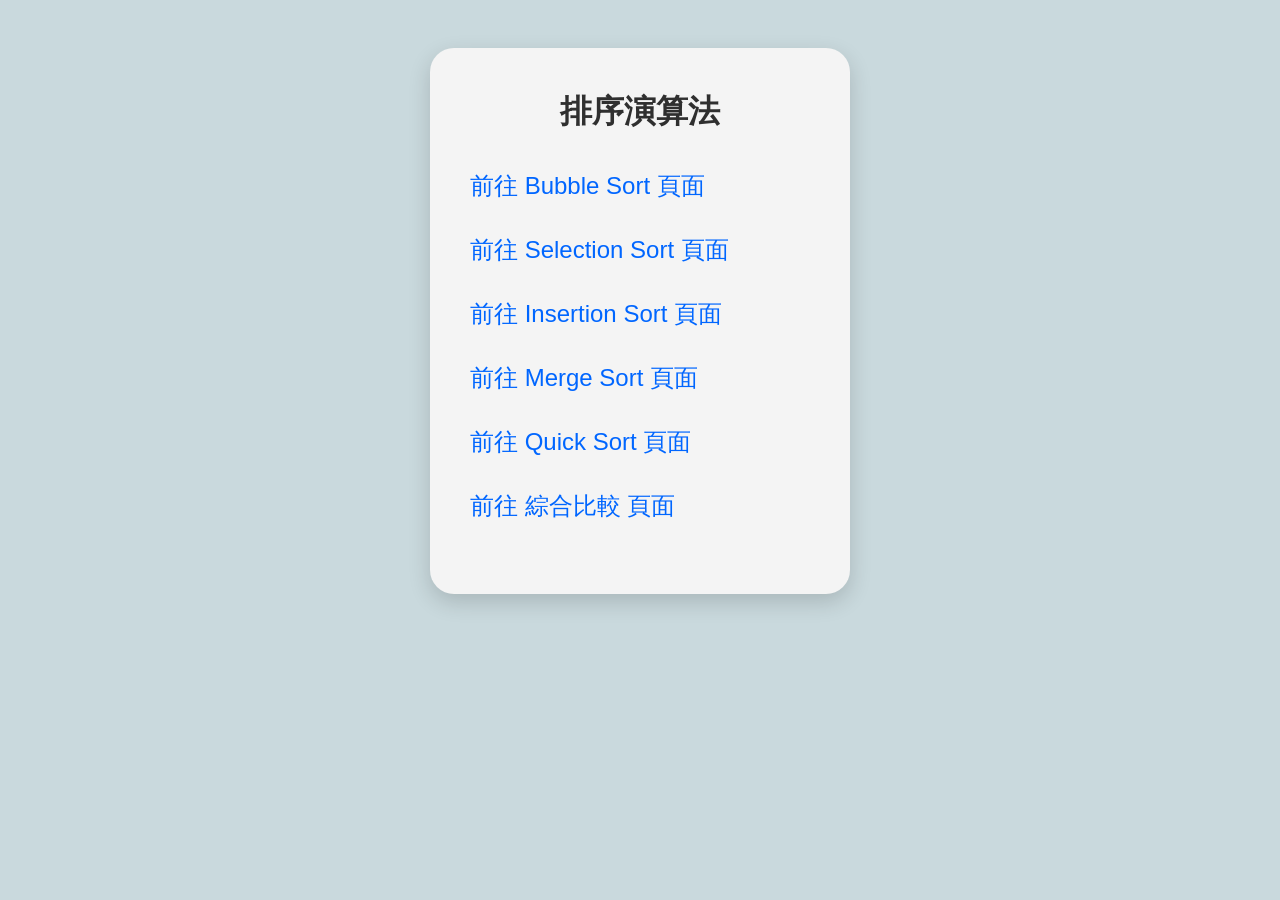
<file: index.html>
<!DOCTYPE html>
<html lang="zh-Hant">
<head>
  <meta charset="UTF-8" />
  <meta name="viewport" content="width=device-width, initial-scale=1.0" />
  <title>排序演算法</title>
  <style>
    * {
      box-sizing: border-box;
    }

    body {
      margin: 0;
      font-family: "Microsoft JhengHei", Arial, sans-serif;
      background: #c9d9dd;
    }

    .home-card {
      width: 420px;
      margin: 48px auto;
      background: #f4f4f4;
      border-radius: 24px;
      padding: 42px 40px;
      box-shadow: 0 8px 22px rgba(0, 0, 0, 0.16);
    }

    .home-card h1 {
      text-align: center;
      font-size: 32px;
      color: #2f2f2f;
      margin: 0 0 34px;
    }

    .home-card a {
      display: block;
      color: #0066ff;
      text-decoration: none;
      font-size: 24px;
      margin: 28px 0;
      line-height: 1.5;
    }

    .home-card a:hover {
      text-decoration: underline;
    }

    @media (max-width: 520px) {
      .home-card {
        width: 88%;
        padding: 32px 26px;
      }

      .home-card h1 {
        font-size: 28px;
      }

      .home-card a {
        font-size: 21px;
      }
    }
  </style>
</head>
<body>
  <div class="home-card">
    <h1>排序演算法</h1>

    <a href="bubble.html">前往 Bubble Sort 頁面</a>
    <a href="selection.html">前往 Selection Sort 頁面</a>
    <a href="insertion.html">前往 Insertion Sort 頁面</a>
    <a href="merge.html">前往 Merge Sort 頁面</a>
    <a href="quick.html">前往 Quick Sort 頁面</a>
    <a href="compare.html">前往 綜合比較 頁面</a>
  </div>
</body>
</html>
</file>
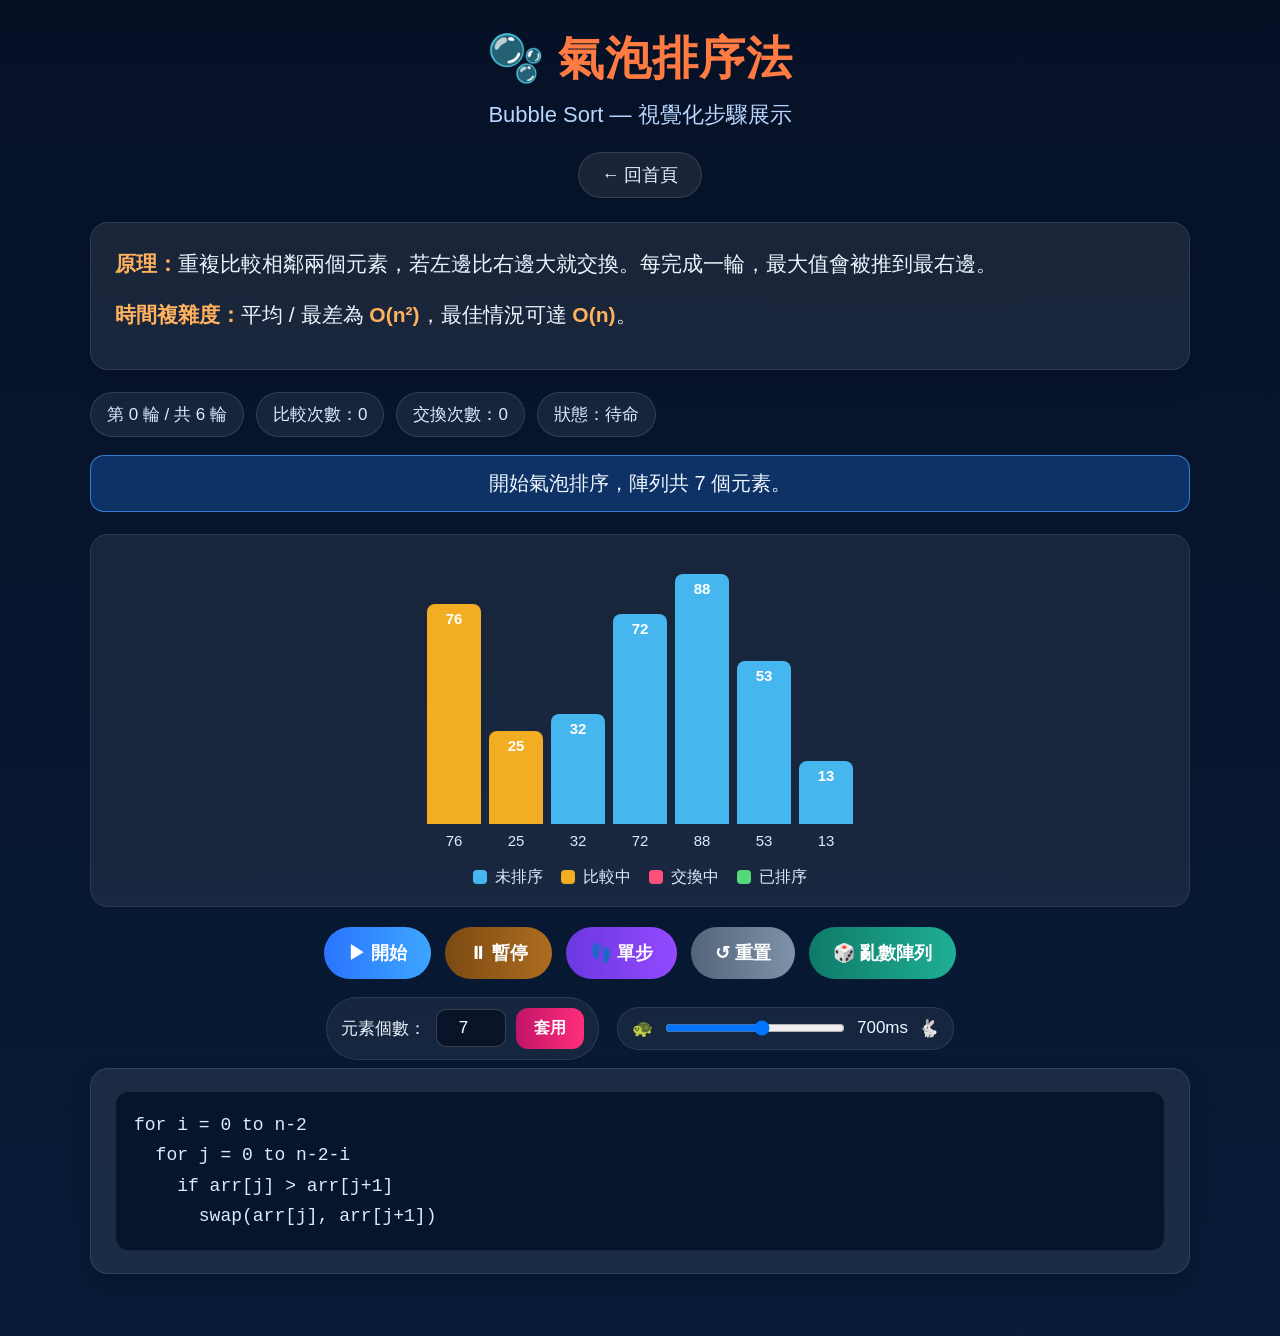
<file: bubble.html>
<!DOCTYPE html>
<html lang="zh-Hant">
<head>
  <meta charset="UTF-8" />
  <meta name="viewport" content="width=device-width, initial-scale=1.0" />
  <title>氣泡排序法</title>
  <link rel="stylesheet" href="style.css" />
</head>
<body>
  <div class="container">
    <div class="title-area">
      <h1>🫧 氣泡排序法</h1>
      <p>Bubble Sort — 視覺化步驟展示</p>
    </div>

    <div class="back-home"><a href="index.html">← 回首頁</a></div>

    <div class="card">
      <p><span class="highlight">原理：</span>重複比較相鄰兩個元素，若左邊比右邊大就交換。每完成一輪，最大值會被推到最右邊。</p>
      <p><span class="highlight">時間複雜度：</span>平均 / 最差為 <span class="highlight">O(n²)</span>，最佳情況可達 <span class="highlight">O(n)</span>。</p>
    </div>

    <div class="info-row">
      <div class="badge" id="passInfo">第 0 輪 / 共 0 輪</div>
      <div class="badge" id="compareInfo">比較次數：0</div>
      <div class="badge" id="swapInfo">交換次數：0</div>
      <div class="badge" id="stateInfo">狀態：待命</div>
    </div>

    <div class="status-box" id="statusText">按下「開始」來執行氣泡排序。</div>

    <div class="visual-box">
      <div class="bars" id="bars"></div>
      <div class="legend">
        <div class="legend-item"><span class="dot unsorted"></span>未排序</div>
        <div class="legend-item"><span class="dot scan"></span>比較中</div>
        <div class="legend-item"><span class="dot swap"></span>交換中</div>
        <div class="legend-item"><span class="dot sorted"></span>已排序</div>
      </div>
    </div>

    <div class="controls">
      <button class="btn-start" id="startBtn">▶ 開始</button>
      <button class="btn-pause" id="pauseBtn">⏸ 暫停</button>
      <button class="btn-step" id="stepBtn">👣 單步</button>
      <button class="btn-reset" id="resetBtn">↺ 重置</button>
      <button class="btn-shuffle" id="shuffleBtn">🎲 亂數陣列</button>
    </div>

    <div class="bottom-controls">
      <div class="control-group">
        <span>元素個數：</span>
        <input type="number" id="sizeInput" min="5" max="20" value="7" />
        <button class="apply-btn" id="applySizeBtn">套用</button>
      </div>

      <div class="control-group">
        <span>🐢</span>
        <input type="range" id="speedSlider" min="100" max="1200" step="50" value="700" />
        <span id="speedLabel">700ms</span>
        <span>🐇</span>
      </div>
    </div>

    <div class="card">
      <pre><code>for i = 0 to n-2
  for j = 0 to n-2-i
    if arr[j] > arr[j+1]
      swap(arr[j], arr[j+1])</code></pre>
    </div>
  </div>

  <script>
    const barsEl = document.getElementById("bars");
    const statusText = document.getElementById("statusText");
    const passInfo = document.getElementById("passInfo");
    const compareInfo = document.getElementById("compareInfo");
    const swapInfo = document.getElementById("swapInfo");
    const stateInfo = document.getElementById("stateInfo");

    const startBtn = document.getElementById("startBtn");
    const pauseBtn = document.getElementById("pauseBtn");
    const stepBtn = document.getElementById("stepBtn");
    const resetBtn = document.getElementById("resetBtn");
    const shuffleBtn = document.getElementById("shuffleBtn");
    const applySizeBtn = document.getElementById("applySizeBtn");

    const sizeInput = document.getElementById("sizeInput");
    const speedSlider = document.getElementById("speedSlider");
    const speedLabel = document.getElementById("speedLabel");

    let arr = [];
    let originalArr = [];
    let i = 0, j = 0;
    let compareCount = 0, swapCount = 0;
    let isRunning = false, isPaused = false, finished = false;

    function randomArray(size) {
      return Array.from({ length: size }, () => Math.floor(Math.random() * 90) + 10);
    }

    function initArray(size = 7) {
      arr = randomArray(size);
      originalArr = [...arr];
      resetState();
      renderBars();
      updateInfo();
      statusText.textContent = `開始氣泡排序，陣列共 ${arr.length} 個元素。`;
    }

    function resetState() {
      i = 0; j = 0;
      compareCount = 0; swapCount = 0;
      isRunning = false; isPaused = false; finished = false;
    }

    function resetToOriginal() {
      arr = [...originalArr];
      resetState();
      renderBars();
      updateInfo();
      statusText.textContent = "已重置回原始陣列。";
    }

    function speed() { return Number(speedSlider.value); }
    speedSlider.addEventListener("input", () => speedLabel.textContent = `${speed()}ms`);

    function getClass(idx, swapA = -1, swapB = -1) {
      if (idx >= arr.length - i && !finished) return "sorted";
      if (finished) return "sorted";
      if (idx === swapA || idx === swapB) return "swap";
      if (idx === j || idx === j + 1) return "scan";
      return "unsorted";
    }

    function renderBars(swapA = -1, swapB = -1) {
      barsEl.innerHTML = "";
      const maxVal = Math.max(...arr);
      arr.forEach((v, idx) => {
        const wrap = document.createElement("div");
        wrap.className = "bar-wrap";
        const bar = document.createElement("div");
        bar.className = `bar ${getClass(idx, swapA, swapB)}`;
        bar.style.height = `${(v / maxVal) * 220 + 30}px`;
        bar.textContent = v;
        const label = document.createElement("div");
        label.className = "bar-label";
        label.textContent = v;
        wrap.appendChild(bar);
        wrap.appendChild(label);
        barsEl.appendChild(wrap);
      });
    }

    function updateInfo() {
      const totalPass = Math.max(arr.length - 1, 0);
      passInfo.textContent = `第 ${Math.min(i, totalPass)} 輪 / 共 ${totalPass} 輪`;
      compareInfo.textContent = `比較次數：${compareCount}`;
      swapInfo.textContent = `交換次數：${swapCount}`;
      stateInfo.textContent = finished ? "狀態：完成" : isRunning && !isPaused ? "狀態：執行中" : isPaused ? "狀態：暫停" : "狀態：待命";
    }

    function sleep(ms) {
      return new Promise(resolve => setTimeout(resolve, ms));
    }

    async function oneStep(showDelay = true) {
      if (finished) return false;

      if (i >= arr.length - 1) {
        finished = true;
        renderBars();
        updateInfo();
        statusText.textContent = "排序完成。";
        return false;
      }

      if (j >= arr.length - 1 - i) {
        statusText.textContent = `第 ${i} 輪完成，最大值已移到右側。`;
        i++;
        j = 0;
        renderBars();
        updateInfo();
        if (showDelay) await sleep(speed());
        if (i >= arr.length - 1) {
          finished = true;
          renderBars();
          updateInfo();
          statusText.textContent = "排序完成。";
          return false;
        }
      }

      compareCount++;
      statusText.textContent = `比較 arr[${j}] = ${arr[j]} 與 arr[${j + 1}] = ${arr[j + 1]}。`;
      renderBars();
      updateInfo();
      if (showDelay) await sleep(speed());

      if (arr[j] > arr[j + 1]) {
        statusText.textContent = `${arr[j]} > ${arr[j + 1]}，交換這兩個元素。`;
        renderBars(j, j + 1);
        updateInfo();
        if (showDelay) await sleep(speed());

        [arr[j], arr[j + 1]] = [arr[j + 1], arr[j]];
        swapCount++;
        renderBars(j, j + 1);
        updateInfo();
        if (showDelay) await sleep(speed());
      }

      j++;
      renderBars();
      updateInfo();
      return true;
    }

    async function runSort() {
      if (finished) return;
      isRunning = true;
      isPaused = false;
      updateInfo();

      while (isRunning && !isPaused && !finished) {
        const ok = await oneStep(true);
        if (!ok) break;
      }

      isRunning = false;
      updateInfo();
    }

    startBtn.addEventListener("click", async () => {
      if (finished || (isRunning && !isPaused)) return;
      isPaused = false;
      await runSort();
    });

    pauseBtn.addEventListener("click", () => {
      isPaused = true;
      isRunning = false;
      updateInfo();
      statusText.textContent = "已暫停。";
    });

    stepBtn.addEventListener("click", async () => {
      if (finished) return;
      isPaused = true;
      isRunning = false;
      await oneStep(false);
      updateInfo();
    });

    resetBtn.addEventListener("click", resetToOriginal);

    shuffleBtn.addEventListener("click", () => {
      const size = Math.min(20, Math.max(5, Number(sizeInput.value) || 7));
      sizeInput.value = size;
      initArray(size);
    });

    applySizeBtn.addEventListener("click", () => {
      const size = Math.min(20, Math.max(5, Number(sizeInput.value) || 7));
      sizeInput.value = size;
      initArray(size);
    });

    initArray(7);
    speedLabel.textContent = `${speed()}ms`;
  </script>
</body>
</html>
</file>
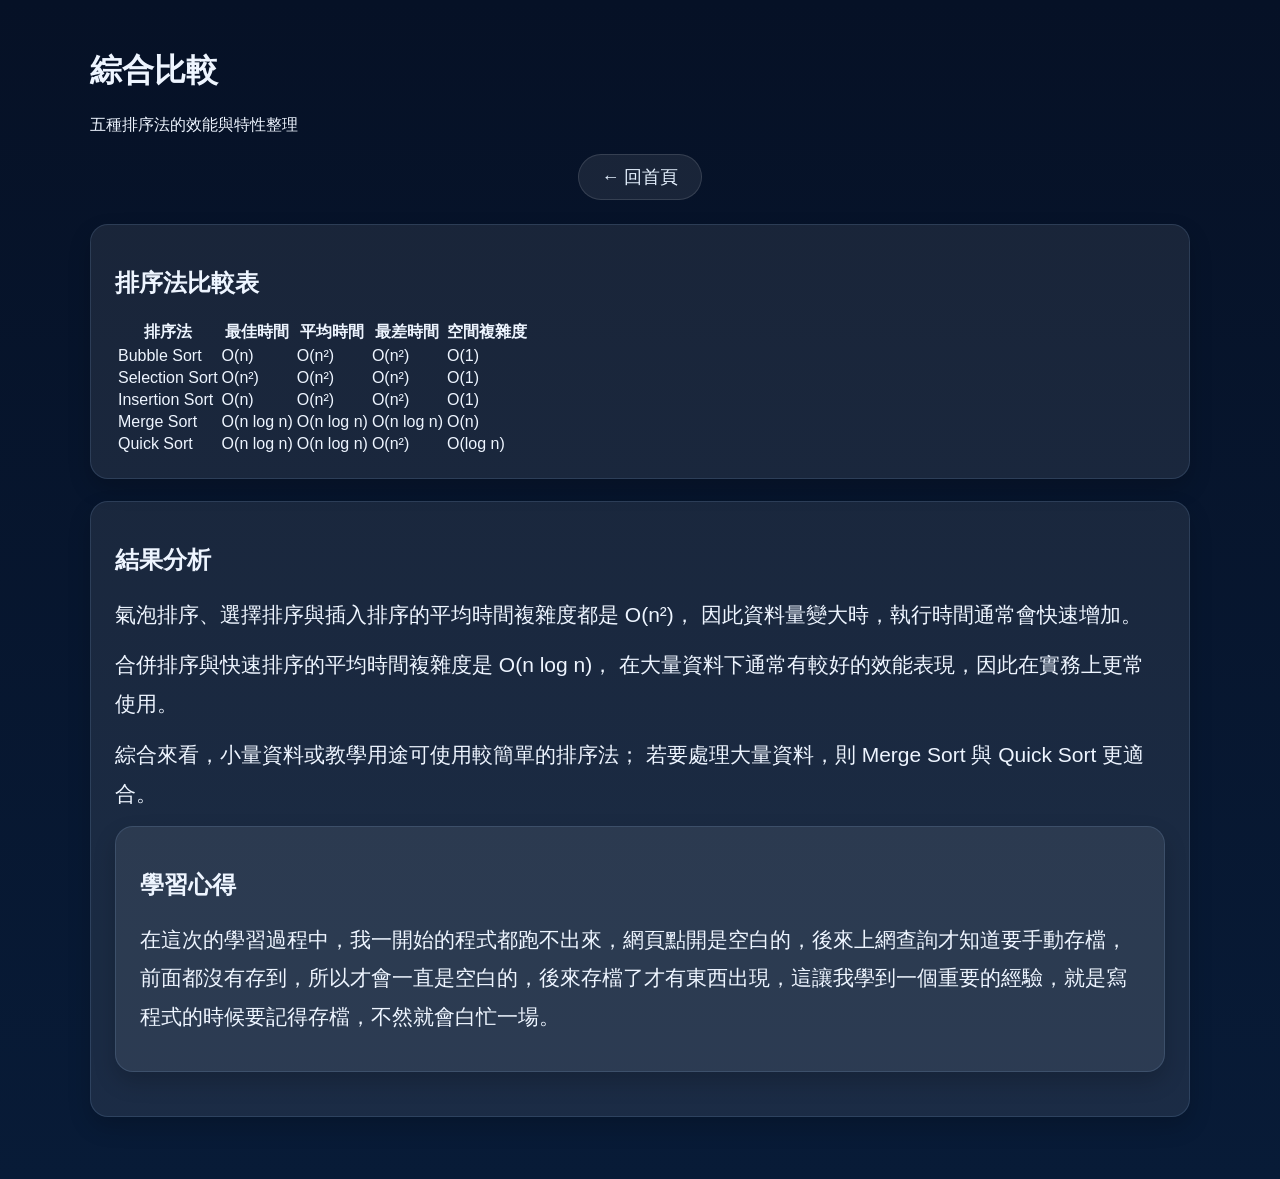
<file: compare.html>
<!DOCTYPE html>
<html lang="zh-Hant">
<head>
  <meta charset="UTF-8">
  <title>綜合比較</title>
  <link rel="stylesheet" href="style.css">
</head>
<body class="dark-body">
  <div class="container">
    <div class="page-title">
      <h1>綜合比較</h1>
      <p>五種排序法的效能與特性整理</p>
    </div>

    <div class="back-home">
      <a href="index.html">← 回首頁</a>
    </div>

    <div class="card">
      <h2>排序法比較表</h2>
      <table>
        <tr>
          <th>排序法</th>
          <th>最佳時間</th>
          <th>平均時間</th>
          <th>最差時間</th>
          <th>空間複雜度</th>
        </tr>
        <tr>
          <td>Bubble Sort</td>
          <td>O(n)</td>
          <td>O(n²)</td>
          <td>O(n²)</td>
          <td>O(1)</td>
        </tr>
        <tr>
          <td>Selection Sort</td>
          <td>O(n²)</td>
          <td>O(n²)</td>
          <td>O(n²)</td>
          <td>O(1)</td>
        </tr>
        <tr>
          <td>Insertion Sort</td>
          <td>O(n)</td>
          <td>O(n²)</td>
          <td>O(n²)</td>
          <td>O(1)</td>
        </tr>
        <tr>
          <td>Merge Sort</td>
          <td>O(n log n)</td>
          <td>O(n log n)</td>
          <td>O(n log n)</td>
          <td>O(n)</td>
        </tr>
        <tr>
          <td>Quick Sort</td>
          <td>O(n log n)</td>
          <td>O(n log n)</td>
          <td>O(n²)</td>
          <td>O(log n)</td>
        </tr>
      </table>
    </div>

    <div class="card">
      <h2>結果分析</h2>
      <p>
        氣泡排序、選擇排序與插入排序的平均時間複雜度都是 O(n²)，
        因此資料量變大時，執行時間通常會快速增加。
      </p>
      <p>
        合併排序與快速排序的平均時間複雜度是 O(n log n)，
        在大量資料下通常有較好的效能表現，因此在實務上更常使用。
      </p>
      <p>
        綜合來看，小量資料或教學用途可使用較簡單的排序法；
        若要處理大量資料，則 Merge Sort 與 Quick Sort 更適合。
      </p>
       <div class="card">
      <h2>學習心得</h2>
      <p>
        在這次的學習過程中，我一開始的程式都跑不出來，網頁點開是空白的，後來上網查詢才知道要手動存檔，前面都沒有存到，所以才會一直是空白的，後來存檔了才有東西出現，這讓我學到一個重要的經驗，就是寫程式的時候要記得存檔，不然就會白忙一場。
      </p>
    </div>
  </div>
</body>
</html>
</file>
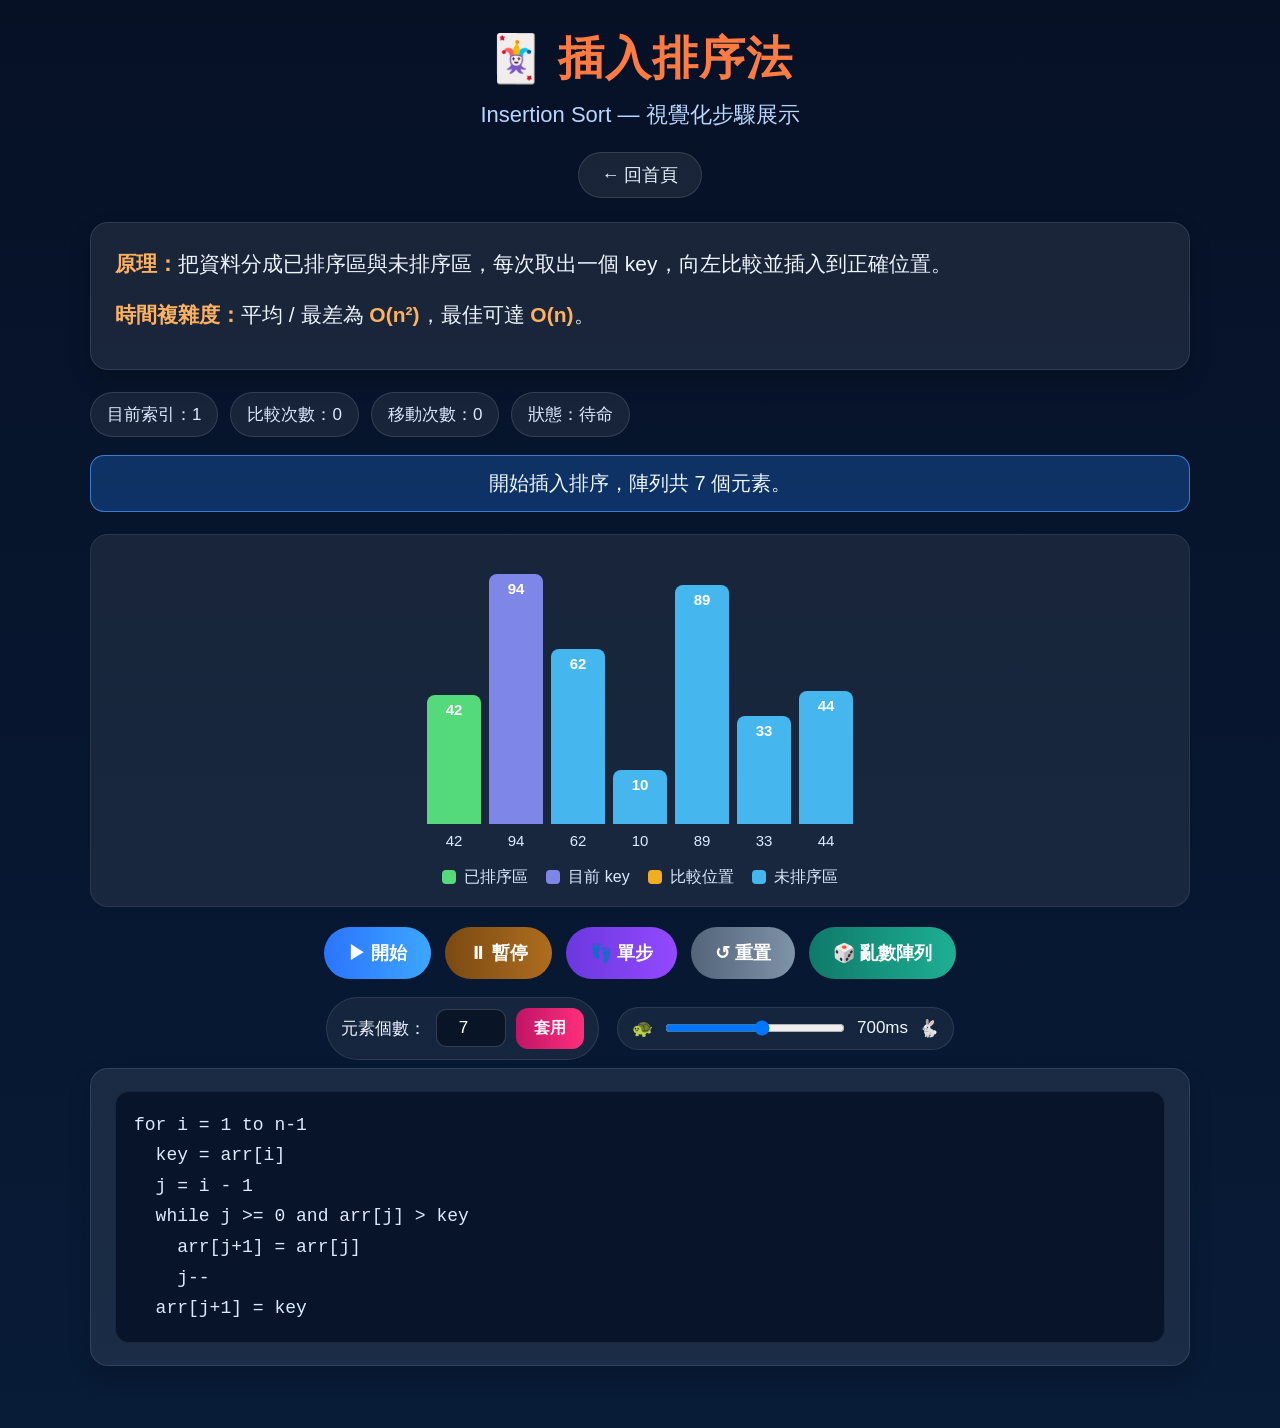
<file: insertion.html>
<!DOCTYPE html>
<html lang="zh-Hant">
<head>
  <meta charset="UTF-8" />
  <meta name="viewport" content="width=device-width, initial-scale=1.0" />
  <title>插入排序法</title>
  <link rel="stylesheet" href="style.css" />
</head>
<body>
  <div class="container">
    <div class="title-area">
      <h1>🃏 插入排序法</h1>
      <p>Insertion Sort — 視覺化步驟展示</p>
    </div>

    <div class="back-home"><a href="index.html">← 回首頁</a></div>

    <div class="card">
      <p><span class="highlight">原理：</span>把資料分成已排序區與未排序區，每次取出一個 key，向左比較並插入到正確位置。</p>
      <p><span class="highlight">時間複雜度：</span>平均 / 最差為 <span class="highlight">O(n²)</span>，最佳可達 <span class="highlight">O(n)</span>。</p>
    </div>

    <div class="info-row">
      <div class="badge" id="passInfo">目前索引：1</div>
      <div class="badge" id="compareInfo">比較次數：0</div>
      <div class="badge" id="swapInfo">移動次數：0</div>
      <div class="badge" id="stateInfo">狀態：待命</div>
    </div>

    <div class="status-box" id="statusText">按下「開始」來執行插入排序。</div>

    <div class="visual-box">
      <div class="bars" id="bars"></div>
      <div class="legend">
        <div class="legend-item"><span class="dot sorted"></span>已排序區</div>
        <div class="legend-item"><span class="dot current"></span>目前 key</div>
        <div class="legend-item"><span class="dot scan"></span>比較位置</div>
        <div class="legend-item"><span class="dot unsorted"></span>未排序區</div>
      </div>
    </div>

    <div class="controls">
      <button class="btn-start" id="startBtn">▶ 開始</button>
      <button class="btn-pause" id="pauseBtn">⏸ 暫停</button>
      <button class="btn-step" id="stepBtn">👣 單步</button>
      <button class="btn-reset" id="resetBtn">↺ 重置</button>
      <button class="btn-shuffle" id="shuffleBtn">🎲 亂數陣列</button>
    </div>

    <div class="bottom-controls">
      <div class="control-group">
        <span>元素個數：</span>
        <input type="number" id="sizeInput" min="5" max="20" value="7" />
        <button class="apply-btn" id="applySizeBtn">套用</button>
      </div>
      <div class="control-group">
        <span>🐢</span>
        <input type="range" id="speedSlider" min="100" max="1200" step="50" value="700" />
        <span id="speedLabel">700ms</span>
        <span>🐇</span>
      </div>
    </div>

    <div class="card">
      <pre><code>for i = 1 to n-1
  key = arr[i]
  j = i - 1
  while j >= 0 and arr[j] > key
    arr[j+1] = arr[j]
    j--
  arr[j+1] = key</code></pre>
    </div>
  </div>

  <script>
    const barsEl = document.getElementById("bars");
    const statusText = document.getElementById("statusText");
    const passInfo = document.getElementById("passInfo");
    const compareInfo = document.getElementById("compareInfo");
    const swapInfo = document.getElementById("swapInfo");
    const stateInfo = document.getElementById("stateInfo");

    const startBtn = document.getElementById("startBtn");
    const pauseBtn = document.getElementById("pauseBtn");
    const stepBtn = document.getElementById("stepBtn");
    const resetBtn = document.getElementById("resetBtn");
    const shuffleBtn = document.getElementById("shuffleBtn");
    const applySizeBtn = document.getElementById("applySizeBtn");

    const sizeInput = document.getElementById("sizeInput");
    const speedSlider = document.getElementById("speedSlider");
    const speedLabel = document.getElementById("speedLabel");

    let arr = [];
    let originalArr = [];
    let i = 1, j = 0, key = null;
    let compareCount = 0, moveCount = 0;
    let stage = "pick";
    let isRunning = false, isPaused = false, finished = false;

    function randomArray(size) {
      return Array.from({ length: size }, () => Math.floor(Math.random() * 90) + 10);
    }

    function initArray(size = 7) {
      arr = randomArray(size);
      originalArr = [...arr];
      resetState();
      renderBars();
      updateInfo();
      statusText.textContent = `開始插入排序，陣列共 ${arr.length} 個元素。`;
    }

    function resetState() {
      i = 1;
      j = 0;
      key = null;
      stage = "pick";
      compareCount = 0;
      moveCount = 0;
      isRunning = false;
      isPaused = false;
      finished = false;
    }

    function resetToOriginal() {
      arr = [...originalArr];
      resetState();
      renderBars();
      updateInfo();
      statusText.textContent = "已重置回原始陣列。";
    }

    function speed() { return Number(speedSlider.value); }
    speedSlider.addEventListener("input", () => speedLabel.textContent = `${speed()}ms`);

    function getClass(idx) {
      if (finished || idx < i) return "sorted";
      if (idx === i) return "current";
      if (idx === j) return "scan";
      return "unsorted";
    }

    function renderBars() {
      barsEl.innerHTML = "";
      const maxVal = Math.max(...arr);
      arr.forEach((v, idx) => {
        const wrap = document.createElement("div");
        wrap.className = "bar-wrap";
        const bar = document.createElement("div");
        bar.className = `bar ${getClass(idx)}`;
        bar.style.height = `${(v / maxVal) * 220 + 30}px`;
        bar.textContent = v;
        const label = document.createElement("div");
        label.className = "bar-label";
        label.textContent = v;
        wrap.appendChild(bar);
        wrap.appendChild(label);
        barsEl.appendChild(wrap);
      });
    }

    function updateInfo() {
      passInfo.textContent = finished ? `目前索引：完成` : `目前索引：${i}`;
      compareInfo.textContent = `比較次數：${compareCount}`;
      swapInfo.textContent = `移動次數：${moveCount}`;
      stateInfo.textContent = finished ? "狀態：完成" : isRunning && !isPaused ? "狀態：執行中" : isPaused ? "狀態：暫停" : "狀態：待命";
    }

    function sleep(ms) {
      return new Promise(resolve => setTimeout(resolve, ms));
    }

    async function oneStep(showDelay = true) {
      if (finished) return false;

      if (i >= arr.length) {
        finished = true;
        renderBars();
        updateInfo();
        statusText.textContent = "排序完成。";
        return false;
      }

      if (stage === "pick") {
        key = arr[i];
        j = i - 1;
        statusText.textContent = `取出 key = ${key}，準備往左尋找插入位置。`;
        stage = "compare";
        renderBars();
        updateInfo();
        if (showDelay) await sleep(speed());
        return true;
      }

      if (stage === "compare") {
        if (j >= 0) {
          compareCount++;
          statusText.textContent = `比較 arr[${j}] = ${arr[j]} 和 key = ${key}。`;
          renderBars();
          updateInfo();
          if (showDelay) await sleep(speed());

          if (arr[j] > key) {
            arr[j + 1] = arr[j];
            moveCount++;
            statusText.textContent = `${arr[j]} > ${key}，元素右移。`;
            j--;
            renderBars();
            updateInfo();
            if (showDelay) await sleep(speed());
            return true;
          }
        }

        arr[j + 1] = key;
        statusText.textContent = `把 key = ${key} 放到位置 ${j + 1}。`;
        stage = "pick";
        i++;
        renderBars();
        updateInfo();
        if (showDelay) await sleep(speed());

        if (i >= arr.length) {
          finished = true;
          renderBars();
          updateInfo();
          statusText.textContent = "排序完成。";
          return false;
        }
        return true;
      }

      return false;
    }

    async function runSort() {
      if (finished) return;
      isRunning = true;
      isPaused = false;
      updateInfo();

      while (isRunning && !isPaused && !finished) {
        const ok = await oneStep(true);
        if (!ok) break;
      }

      isRunning = false;
      updateInfo();
    }

    startBtn.addEventListener("click", async () => {
      if (finished || (isRunning && !isPaused)) return;
      isPaused = false;
      await runSort();
    });

    pauseBtn.addEventListener("click", () => {
      isPaused = true;
      isRunning = false;
      updateInfo();
      statusText.textContent = "已暫停。";
    });

    stepBtn.addEventListener("click", async () => {
      if (finished) return;
      isPaused = true;
      isRunning = false;
      await oneStep(false);
      updateInfo();
    });

    resetBtn.addEventListener("click", resetToOriginal);

    shuffleBtn.addEventListener("click", () => {
      const size = Math.min(20, Math.max(5, Number(sizeInput.value) || 7));
      sizeInput.value = size;
      initArray(size);
    });

    applySizeBtn.addEventListener("click", () => {
      const size = Math.min(20, Math.max(5, Number(sizeInput.value) || 7));
      sizeInput.value = size;
      initArray(size);
    });

    initArray(7);
    speedLabel.textContent = `${speed()}ms`;
  </script>
</body>
</html>
</file>
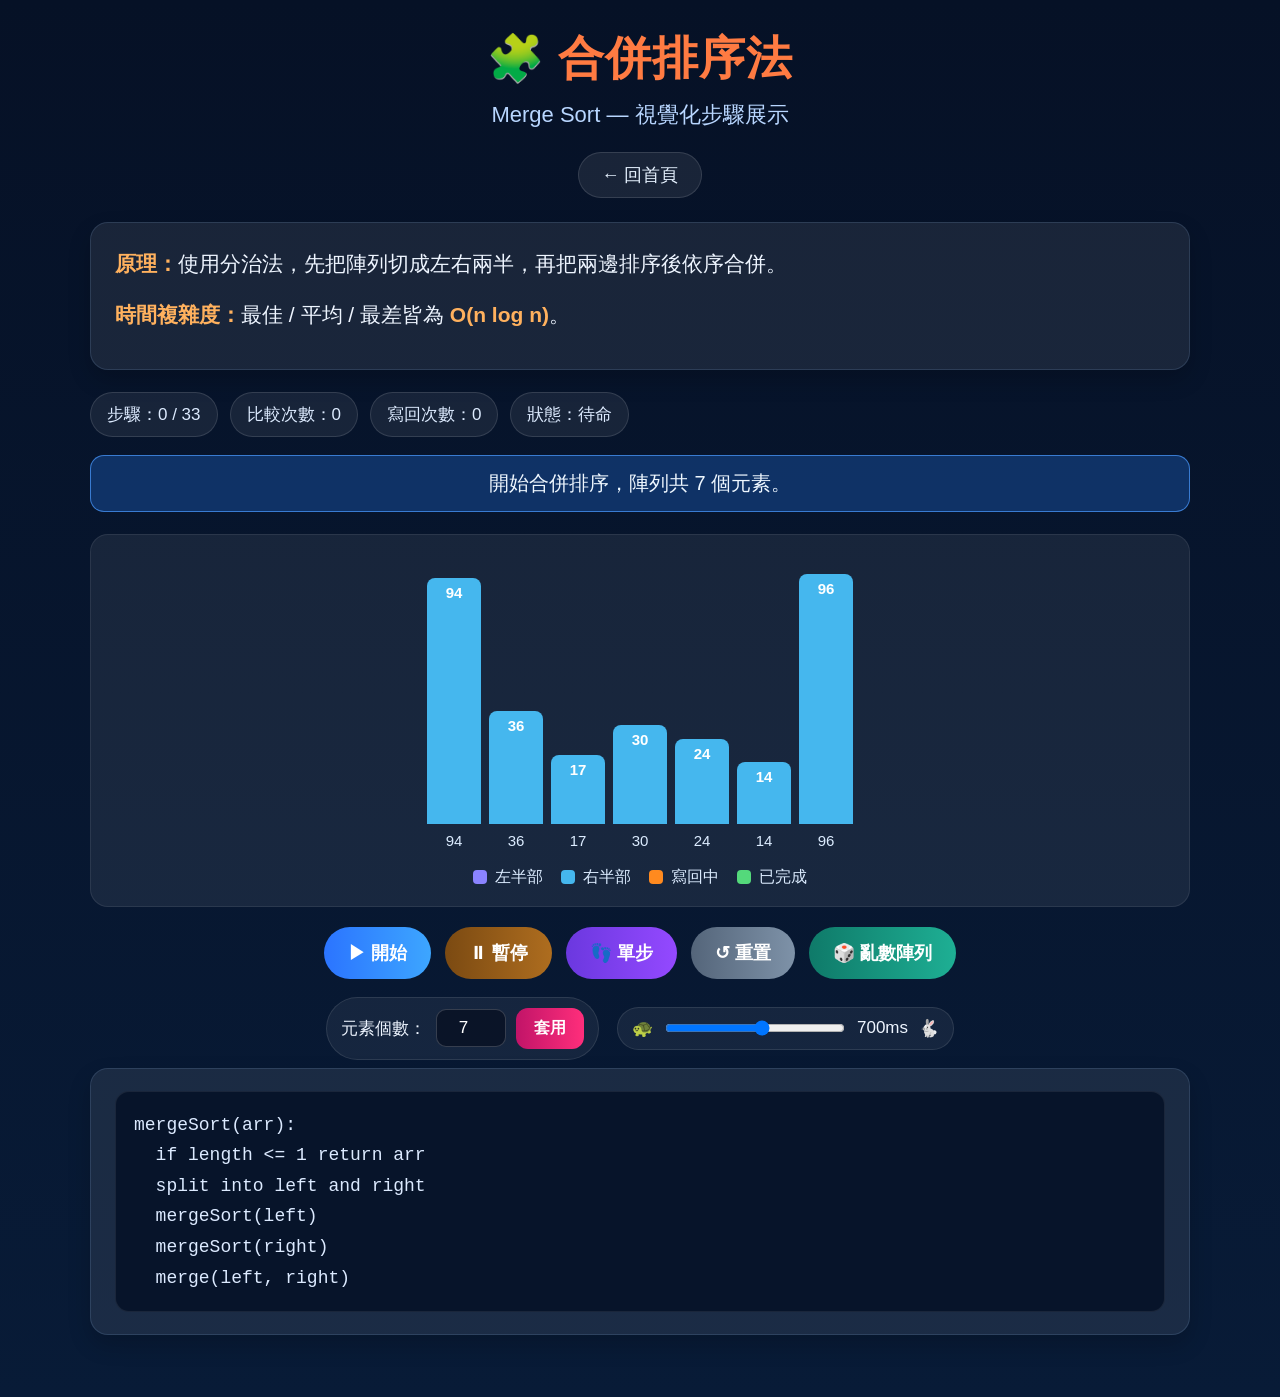
<file: merge.html>
<!DOCTYPE html>
<html lang="zh-Hant">
<head>
  <meta charset="UTF-8" />
  <meta name="viewport" content="width=device-width, initial-scale=1.0" />
  <title>合併排序法</title>
  <link rel="stylesheet" href="style.css" />
</head>
<body>
  <div class="container">
    <div class="title-area">
      <h1>🧩 合併排序法</h1>
      <p>Merge Sort — 視覺化步驟展示</p>
    </div>

    <div class="back-home"><a href="index.html">← 回首頁</a></div>

    <div class="card">
      <p><span class="highlight">原理：</span>使用分治法，先把陣列切成左右兩半，再把兩邊排序後依序合併。</p>
      <p><span class="highlight">時間複雜度：</span>最佳 / 平均 / 最差皆為 <span class="highlight">O(n log n)</span>。</p>
    </div>

    <div class="info-row">
      <div class="badge" id="passInfo">步驟：0 / 0</div>
      <div class="badge" id="compareInfo">比較次數：0</div>
      <div class="badge" id="swapInfo">寫回次數：0</div>
      <div class="badge" id="stateInfo">狀態：待命</div>
    </div>

    <div class="status-box" id="statusText">按下「開始」來執行合併排序。</div>

    <div class="visual-box">
      <div class="bars" id="bars"></div>
      <div class="legend">
        <div class="legend-item"><span class="dot left"></span>左半部</div>
        <div class="legend-item"><span class="dot right"></span>右半部</div>
        <div class="legend-item"><span class="dot write"></span>寫回中</div>
        <div class="legend-item"><span class="dot sorted"></span>已完成</div>
      </div>
    </div>

    <div class="controls">
      <button class="btn-start" id="startBtn">▶ 開始</button>
      <button class="btn-pause" id="pauseBtn">⏸ 暫停</button>
      <button class="btn-step" id="stepBtn">👣 單步</button>
      <button class="btn-reset" id="resetBtn">↺ 重置</button>
      <button class="btn-shuffle" id="shuffleBtn">🎲 亂數陣列</button>
    </div>

    <div class="bottom-controls">
      <div class="control-group">
        <span>元素個數：</span>
        <input type="number" id="sizeInput" min="5" max="20" value="7" />
        <button class="apply-btn" id="applySizeBtn">套用</button>
      </div>
      <div class="control-group">
        <span>🐢</span>
        <input type="range" id="speedSlider" min="100" max="1200" step="50" value="700" />
        <span id="speedLabel">700ms</span>
        <span>🐇</span>
      </div>
    </div>

    <div class="card">
      <pre><code>mergeSort(arr):
  if length <= 1 return arr
  split into left and right
  mergeSort(left)
  mergeSort(right)
  merge(left, right)</code></pre>
    </div>
  </div>

  <script>
    const barsEl = document.getElementById("bars");
    const statusText = document.getElementById("statusText");
    const passInfo = document.getElementById("passInfo");
    const compareInfo = document.getElementById("compareInfo");
    const swapInfo = document.getElementById("swapInfo");
    const stateInfo = document.getElementById("stateInfo");

    const startBtn = document.getElementById("startBtn");
    const pauseBtn = document.getElementById("pauseBtn");
    const stepBtn = document.getElementById("stepBtn");
    const resetBtn = document.getElementById("resetBtn");
    const shuffleBtn = document.getElementById("shuffleBtn");
    const applySizeBtn = document.getElementById("applySizeBtn");

    const sizeInput = document.getElementById("sizeInput");
    const speedSlider = document.getElementById("speedSlider");
    const speedLabel = document.getElementById("speedLabel");

    let arr = [];
    let originalArr = [];
    let steps = [];
    let stepIndex = 0;
    let compareCount = 0, writeCount = 0;
    let isRunning = false, isPaused = false, finished = false;

    let leftRange = null, rightRange = null, writeIndex = -1;

    function randomArray(size) {
      return Array.from({ length: size }, () => Math.floor(Math.random() * 90) + 10);
    }

    function buildSteps(baseArr) {
      const a = [...baseArr];
      const temp = Array(a.length);
      const ops = [];

      function mergeSort(l, r) {
        if (l >= r) return;
        const m = Math.floor((l + r) / 2);
        mergeSort(l, m);
        mergeSort(m + 1, r);

        let i = l, j = m + 1, k = l;

        while (i <= m && j <= r) {
          ops.push({ type: "compare", left: [l, m], right: [m + 1, r], i, j, k });
          if (a[i] <= a[j]) {
            temp[k] = a[i];
            ops.push({ type: "write", left: [l, m], right: [m + 1, r], index: k, value: a[i] });
            i++;
          } else {
            temp[k] = a[j];
            ops.push({ type: "write", left: [l, m], right: [m + 1, r], index: k, value: a[j] });
            j++;
          }
          k++;
        }

        while (i <= m) {
          temp[k] = a[i];
          ops.push({ type: "write", left: [l, m], right: [m + 1, r], index: k, value: a[i] });
          i++; k++;
        }

        while (j <= r) {
          temp[k] = a[j];
          ops.push({ type: "write", left: [l, m], right: [m + 1, r], index: k, value: a[j] });
          j++; k++;
        }

        for (let t = l; t <= r; t++) {
          a[t] = temp[t];
        }
      }

      mergeSort(0, a.length - 1);
      return ops;
    }

    function initArray(size = 7) {
      arr = randomArray(size);
      originalArr = [...arr];
      steps = buildSteps(arr);
      resetState();
      renderBars();
      updateInfo();
      statusText.textContent = `開始合併排序，陣列共 ${arr.length} 個元素。`;
    }

    function resetState() {
      arr = [...originalArr];
      steps = buildSteps(arr);
      stepIndex = 0;
      compareCount = 0;
      writeCount = 0;
      isRunning = false;
      isPaused = false;
      finished = false;
      leftRange = null;
      rightRange = null;
      writeIndex = -1;
    }

    function resetToOriginal() {
      resetState();
      renderBars();
      updateInfo();
      statusText.textContent = "已重置回原始陣列。";
    }

    function speed() { return Number(speedSlider.value); }
    speedSlider.addEventListener("input", () => speedLabel.textContent = `${speed()}ms`);

    function getClass(idx) {
      if (finished) return "sorted";
      if (writeIndex === idx) return "write";
      if (leftRange && idx >= leftRange[0] && idx <= leftRange[1]) return "left";
      if (rightRange && idx >= rightRange[0] && idx <= rightRange[1]) return "right";
      return "unsorted";
    }

    function renderBars() {
      barsEl.innerHTML = "";
      const maxVal = Math.max(...arr);
      arr.forEach((v, idx) => {
        const wrap = document.createElement("div");
        wrap.className = "bar-wrap";
        const bar = document.createElement("div");
        bar.className = `bar ${getClass(idx)}`;
        bar.style.height = `${(v / maxVal) * 220 + 30}px`;
        bar.textContent = v;
        const label = document.createElement("div");
        label.className = "bar-label";
        label.textContent = v;
        wrap.appendChild(bar);
        wrap.appendChild(label);
        barsEl.appendChild(wrap);
      });
    }

    function updateInfo() {
      passInfo.textContent = `步驟：${stepIndex} / ${steps.length}`;
      compareInfo.textContent = `比較次數：${compareCount}`;
      swapInfo.textContent = `寫回次數：${writeCount}`;
      stateInfo.textContent = finished ? "狀態：完成" : isRunning && !isPaused ? "狀態：執行中" : isPaused ? "狀態：暫停" : "狀態：待命";
    }

    function sleep(ms) {
      return new Promise(resolve => setTimeout(resolve, ms));
    }

    async function oneStep(showDelay = true) {
      if (finished) return false;
      if (stepIndex >= steps.length) {
        finished = true;
        leftRange = rightRange = null;
        writeIndex = -1;
        renderBars();
        updateInfo();
        statusText.textContent = "排序完成。";
        return false;
      }

      const s = steps[stepIndex];
      leftRange = s.left;
      rightRange = s.right;
      writeIndex = -1;

      if (s.type === "compare") {
        compareCount++;
        statusText.textContent = `比較左右兩半部的候選元素。`;
      } else if (s.type === "write") {
        arr[s.index] = s.value;
        writeIndex = s.index;
        writeCount++;
        statusText.textContent = `將值 ${s.value} 寫回位置 ${s.index}。`;
      }

      stepIndex++;
      renderBars();
      updateInfo();
      if (showDelay) await sleep(speed());

      if (stepIndex >= steps.length) {
        finished = true;
        leftRange = rightRange = null;
        writeIndex = -1;
        renderBars();
        updateInfo();
        statusText.textContent = "排序完成。";
        return false;
      }

      return true;
    }

    async function runSort() {
      if (finished) return;
      isRunning = true;
      isPaused = false;
      updateInfo();

      while (isRunning && !isPaused && !finished) {
        const ok = await oneStep(true);
        if (!ok) break;
      }

      isRunning = false;
      updateInfo();
    }

    startBtn.addEventListener("click", async () => {
      if (finished || (isRunning && !isPaused)) return;
      isPaused = false;
      await runSort();
    });

    pauseBtn.addEventListener("click", () => {
      isPaused = true;
      isRunning = false;
      updateInfo();
      statusText.textContent = "已暫停。";
    });

    stepBtn.addEventListener("click", async () => {
      if (finished) return;
      isPaused = true;
      isRunning = false;
      await oneStep(false);
      updateInfo();
    });

    resetBtn.addEventListener("click", resetToOriginal);

    shuffleBtn.addEventListener("click", () => {
      const size = Math.min(20, Math.max(5, Number(sizeInput.value) || 7));
      sizeInput.value = size;
      initArray(size);
    });

    applySizeBtn.addEventListener("click", () => {
      const size = Math.min(20, Math.max(5, Number(sizeInput.value) || 7));
      sizeInput.value = size;
      initArray(size);
    });

    initArray(7);
    speedLabel.textContent = `${speed()}ms`;
  </script>
</body>
</html>
</file>
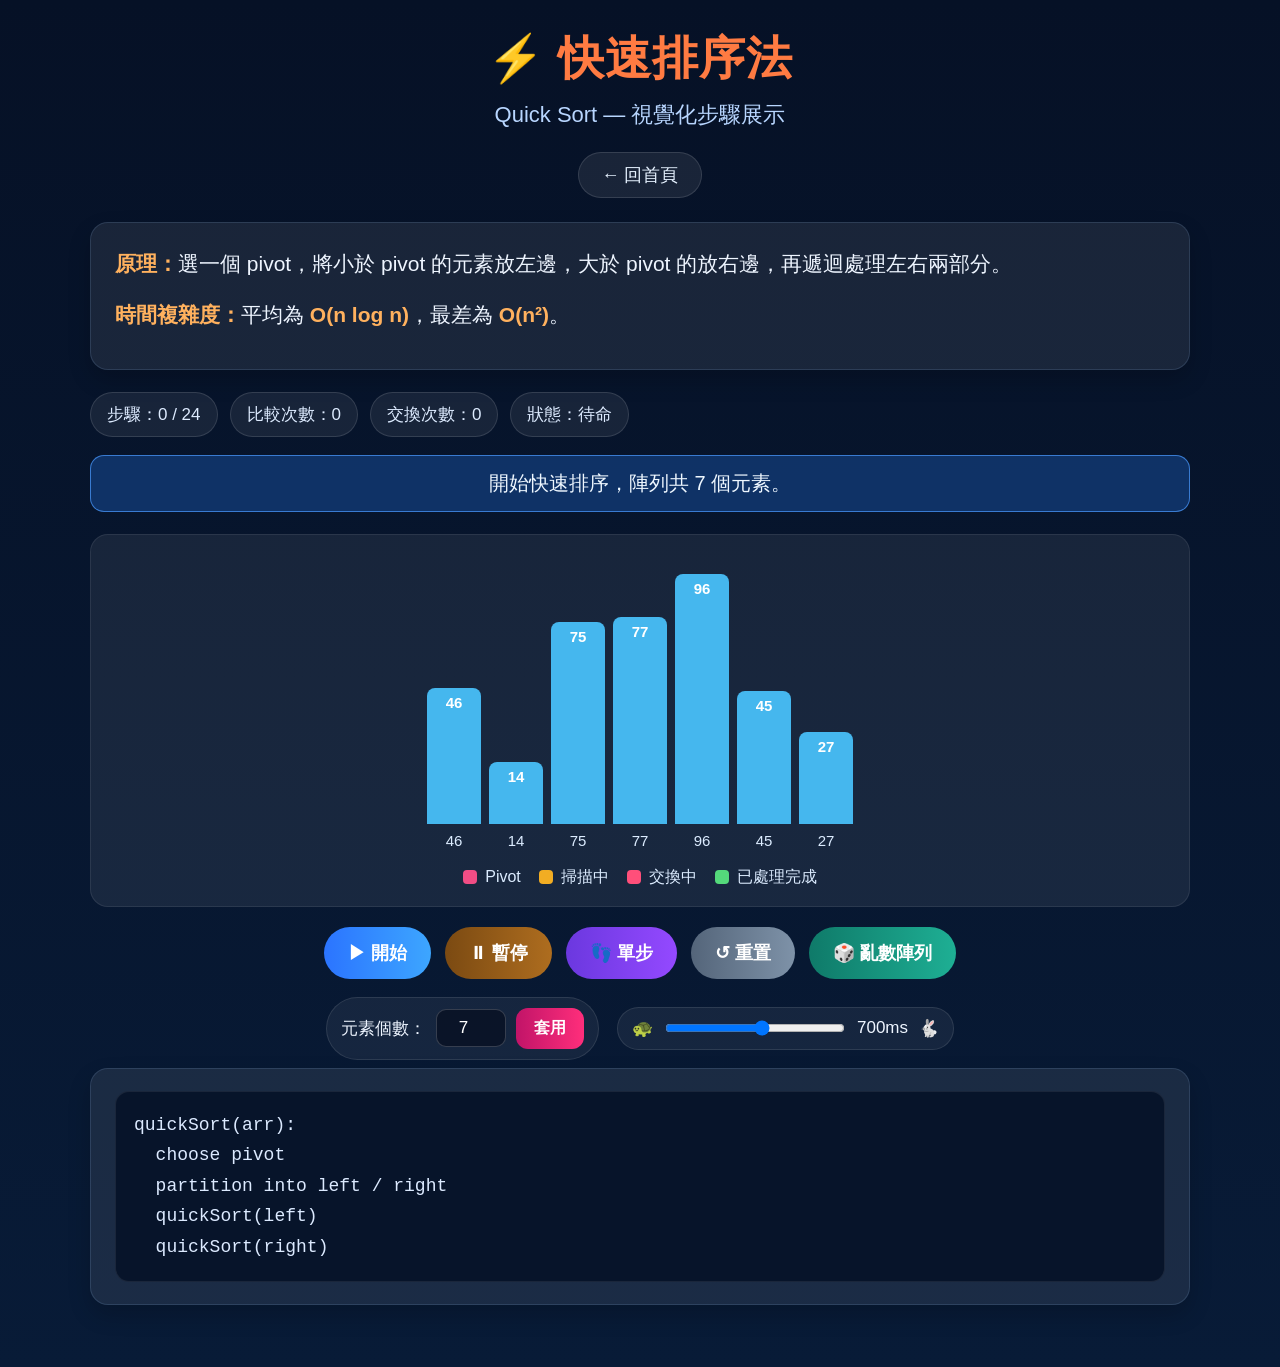
<file: quick.html>
<!DOCTYPE html>
<html lang="zh-Hant">
<head>
  <meta charset="UTF-8" />
  <meta name="viewport" content="width=device-width, initial-scale=1.0" />
  <title>快速排序法</title>
  <link rel="stylesheet" href="style.css" />
</head>
<body>
  <div class="container">
    <div class="title-area">
      <h1>⚡ 快速排序法</h1>
      <p>Quick Sort — 視覺化步驟展示</p>
    </div>

    <div class="back-home"><a href="index.html">← 回首頁</a></div>

    <div class="card">
      <p><span class="highlight">原理：</span>選一個 pivot，將小於 pivot 的元素放左邊，大於 pivot 的放右邊，再遞迴處理左右兩部分。</p>
      <p><span class="highlight">時間複雜度：</span>平均為 <span class="highlight">O(n log n)</span>，最差為 <span class="highlight">O(n²)</span>。</p>
    </div>

    <div class="info-row">
      <div class="badge" id="passInfo">步驟：0 / 0</div>
      <div class="badge" id="compareInfo">比較次數：0</div>
      <div class="badge" id="swapInfo">交換次數：0</div>
      <div class="badge" id="stateInfo">狀態：待命</div>
    </div>

    <div class="status-box" id="statusText">按下「開始」來執行快速排序。</div>

    <div class="visual-box">
      <div class="bars" id="bars"></div>
      <div class="legend">
        <div class="legend-item"><span class="dot pivot"></span>Pivot</div>
        <div class="legend-item"><span class="dot scan"></span>掃描中</div>
        <div class="legend-item"><span class="dot swap"></span>交換中</div>
        <div class="legend-item"><span class="dot sorted"></span>已處理完成</div>
      </div>
    </div>

    <div class="controls">
      <button class="btn-start" id="startBtn">▶ 開始</button>
      <button class="btn-pause" id="pauseBtn">⏸ 暫停</button>
      <button class="btn-step" id="stepBtn">👣 單步</button>
      <button class="btn-reset" id="resetBtn">↺ 重置</button>
      <button class="btn-shuffle" id="shuffleBtn">🎲 亂數陣列</button>
    </div>

    <div class="bottom-controls">
      <div class="control-group">
        <span>元素個數：</span>
        <input type="number" id="sizeInput" min="5" max="20" value="7" />
        <button class="apply-btn" id="applySizeBtn">套用</button>
      </div>
      <div class="control-group">
        <span>🐢</span>
        <input type="range" id="speedSlider" min="100" max="1200" step="50" value="700" />
        <span id="speedLabel">700ms</span>
        <span>🐇</span>
      </div>
    </div>

    <div class="card">
      <pre><code>quickSort(arr):
  choose pivot
  partition into left / right
  quickSort(left)
  quickSort(right)</code></pre>
    </div>
  </div>

  <script>
    const barsEl = document.getElementById("bars");
    const statusText = document.getElementById("statusText");
    const passInfo = document.getElementById("passInfo");
    const compareInfo = document.getElementById("compareInfo");
    const swapInfo = document.getElementById("swapInfo");
    const stateInfo = document.getElementById("stateInfo");

    const startBtn = document.getElementById("startBtn");
    const pauseBtn = document.getElementById("pauseBtn");
    const stepBtn = document.getElementById("stepBtn");
    const resetBtn = document.getElementById("resetBtn");
    const shuffleBtn = document.getElementById("shuffleBtn");
    const applySizeBtn = document.getElementById("applySizeBtn");

    const sizeInput = document.getElementById("sizeInput");
    const speedSlider = document.getElementById("speedSlider");
    const speedLabel = document.getElementById("speedLabel");

    let arr = [];
    let originalArr = [];
    let steps = [];
    let stepIndex = 0;
    let compareCount = 0, swapCount = 0;
    let isRunning = false, isPaused = false, finished = false;

    let pivotIndex = -1, scanIndex = -1, swapA = -1, swapB = -1;

    function randomArray(size) {
      return Array.from({ length: size }, () => Math.floor(Math.random() * 90) + 10);
    }

    function buildSteps(baseArr) {
      const a = [...baseArr];
      const ops = [];

      function quickSort(l, r) {
        if (l >= r) return;

        const pivot = a[r];
        let i = l - 1;
        ops.push({ type: "pivot", pivotIndex: r });

        for (let j = l; j < r; j++) {
          ops.push({ type: "compare", j, pivotIndex: r });
          if (a[j] < pivot) {
            i++;
            if (i !== j) {
              ops.push({ type: "swap", i, j, pivotIndex: r });
              [a[i], a[j]] = [a[j], a[i]];
            }
          }
        }

        if (i + 1 !== r) {
          ops.push({ type: "swap", i: i + 1, j: r, pivotIndex: r });
          [a[i + 1], a[r]] = [a[r], a[i + 1]];
        }

        const p = i + 1;
        ops.push({ type: "fixed", pivotIndex: p });
        quickSort(l, p - 1);
        quickSort(p + 1, r);
      }

      quickSort(0, a.length - 1);
      return ops;
    }

    function initArray(size = 7) {
      arr = randomArray(size);
      originalArr = [...arr];
      steps = buildSteps(arr);
      resetState();
      renderBars();
      updateInfo();
      statusText.textContent = `開始快速排序，陣列共 ${arr.length} 個元素。`;
    }

    function resetState() {
      arr = [...originalArr];
      steps = buildSteps(arr);
      stepIndex = 0;
      compareCount = 0;
      swapCount = 0;
      isRunning = false;
      isPaused = false;
      finished = false;
      pivotIndex = -1;
      scanIndex = -1;
      swapA = -1;
      swapB = -1;
    }

    function resetToOriginal() {
      resetState();
      renderBars();
      updateInfo();
      statusText.textContent = "已重置回原始陣列。";
    }

    function speed() { return Number(speedSlider.value); }
    speedSlider.addEventListener("input", () => speedLabel.textContent = `${speed()}ms`);

    function getClass(idx) {
      if (finished) return "sorted";
      if (idx === swapA || idx === swapB) return "swap";
      if (idx === pivotIndex) return "pivot";
      if (idx === scanIndex) return "scan";
      return "unsorted";
    }

    function renderBars() {
      barsEl.innerHTML = "";
      const maxVal = Math.max(...arr);
      arr.forEach((v, idx) => {
        const wrap = document.createElement("div");
        wrap.className = "bar-wrap";
        const bar = document.createElement("div");
        bar.className = `bar ${getClass(idx)}`;
        bar.style.height = `${(v / maxVal) * 220 + 30}px`;
        bar.textContent = v;
        const label = document.createElement("div");
        label.className = "bar-label";
        label.textContent = v;
        wrap.appendChild(bar);
        wrap.appendChild(label);
        barsEl.appendChild(wrap);
      });
    }

    function updateInfo() {
      passInfo.textContent = `步驟：${stepIndex} / ${steps.length}`;
      compareInfo.textContent = `比較次數：${compareCount}`;
      swapInfo.textContent = `交換次數：${swapCount}`;
      stateInfo.textContent = finished ? "狀態：完成" : isRunning && !isPaused ? "狀態：執行中" : isPaused ? "狀態：暫停" : "狀態：待命";
    }

    function sleep(ms) {
      return new Promise(resolve => setTimeout(resolve, ms));
    }

    async function oneStep(showDelay = true) {
      if (finished) return false;
      if (stepIndex >= steps.length) {
        finished = true;
        pivotIndex = scanIndex = swapA = swapB = -1;
        renderBars();
        updateInfo();
        statusText.textContent = "排序完成。";
        return false;
      }

      const s = steps[stepIndex];
      swapA = swapB = -1;
      scanIndex = -1;

      if (s.type === "pivot") {
        pivotIndex = s.pivotIndex;
        statusText.textContent = `選定 pivot = ${arr[pivotIndex]}。`;
      } else if (s.type === "compare") {
        pivotIndex = s.pivotIndex;
        scanIndex = s.j;
        compareCount++;
        statusText.textContent = `比較 arr[${s.j}] = ${arr[s.j]} 與 pivot = ${arr[pivotIndex]}。`;
      } else if (s.type === "swap") {
        pivotIndex = s.pivotIndex;
        swapA = s.i;
        swapB = s.j;
        statusText.textContent = `交換位置 ${s.i} 與 ${s.j} 的元素。`;
        [arr[s.i], arr[s.j]] = [arr[s.j], arr[s.i]];
        swapCount++;
      } else if (s.type === "fixed") {
        pivotIndex = s.pivotIndex;
        statusText.textContent = `pivot 已放到正確位置 ${pivotIndex}。`;
      }

      stepIndex++;
      renderBars();
      updateInfo();
      if (showDelay) await sleep(speed());

      if (stepIndex >= steps.length) {
        finished = true;
        pivotIndex = scanIndex = swapA = swapB = -1;
        renderBars();
        updateInfo();
        statusText.textContent = "排序完成。";
        return false;
      }

      return true;
    }

    async function runSort() {
      if (finished) return;
      isRunning = true;
      isPaused = false;
      updateInfo();

      while (isRunning && !isPaused && !finished) {
        const ok = await oneStep(true);
        if (!ok) break;
      }

      isRunning = false;
      updateInfo();
    }

    startBtn.addEventListener("click", async () => {
      if (finished || (isRunning && !isPaused)) return;
      isPaused = false;
      await runSort();
    });

    pauseBtn.addEventListener("click", () => {
      isPaused = true;
      isRunning = false;
      updateInfo();
      statusText.textContent = "已暫停。";
    });

    stepBtn.addEventListener("click", async () => {
      if (finished) return;
      isPaused = true;
      isRunning = false;
      await oneStep(false);
      updateInfo();
    });

    resetBtn.addEventListener("click", resetToOriginal);

    shuffleBtn.addEventListener("click", () => {
      const size = Math.min(20, Math.max(5, Number(sizeInput.value) || 7));
      sizeInput.value = size;
      initArray(size);
    });

    applySizeBtn.addEventListener("click", () => {
      const size = Math.min(20, Math.max(5, Number(sizeInput.value) || 7));
      sizeInput.value = size;
      initArray(size);
    });

    initArray(7);
    speedLabel.textContent = `${speed()}ms`;
  </script>
</body>
</html>
</file>
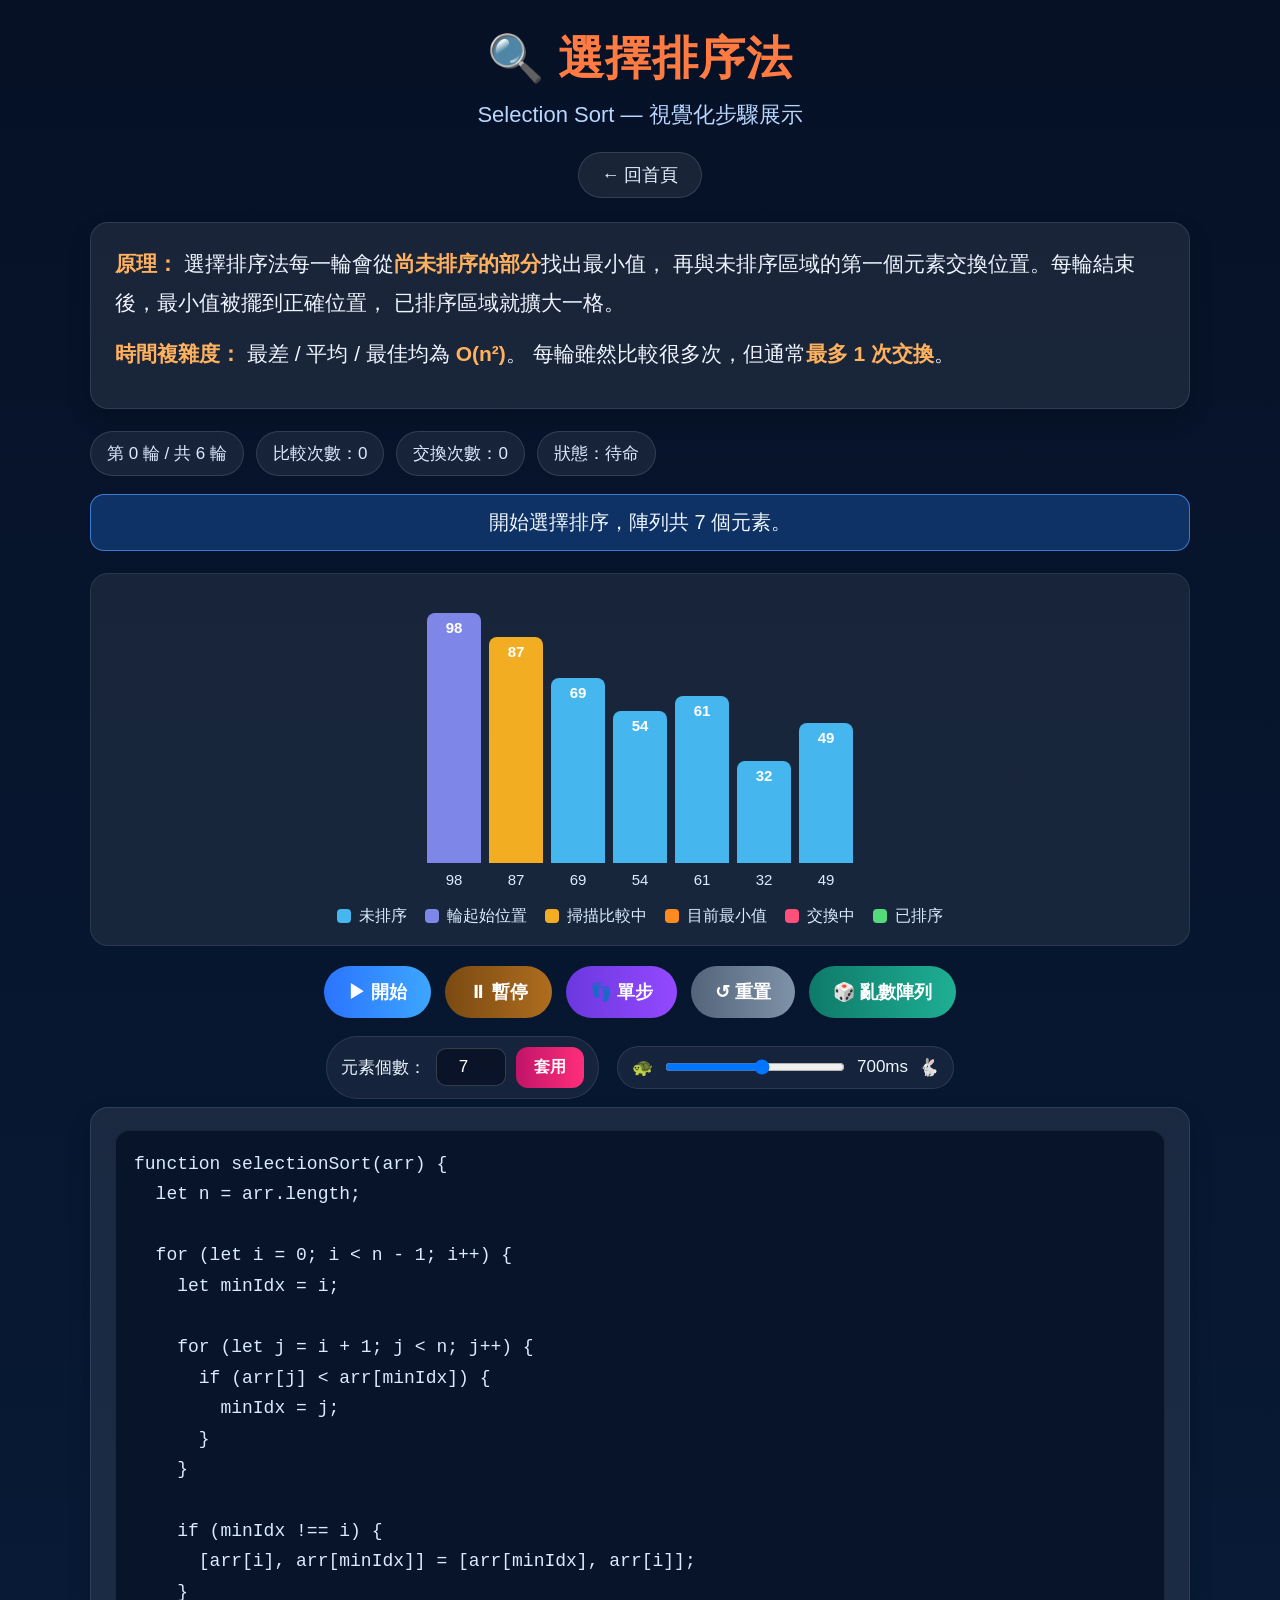
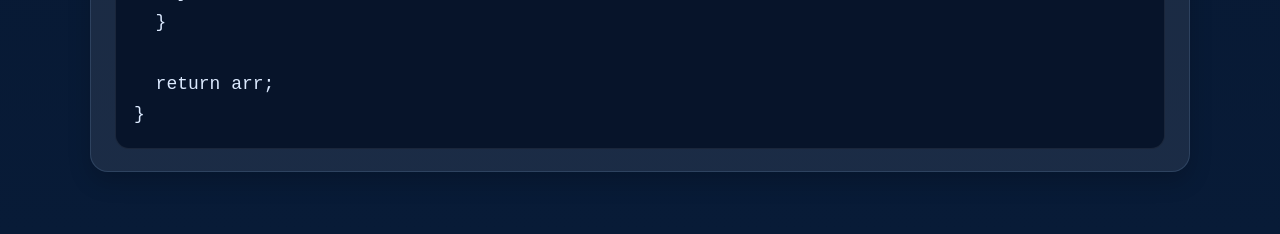
<file: selection.html>
<!DOCTYPE html>
<html lang="zh-Hant">
<head>
  <meta charset="UTF-8" />
  <meta name="viewport" content="width=device-width, initial-scale=1.0" />
  <title>選擇排序法</title>
  <style>
    * {
      box-sizing: border-box;
    }

    body {
      margin: 0;
      font-family: "Microsoft JhengHei", Arial, sans-serif;
      background: linear-gradient(180deg, #061126, #081b37);
      color: #eef5ff;
    }

    .container {
      width: 92%;
      max-width: 1100px;
      margin: 0 auto;
      padding: 28px 0 40px;
    }

    .title-area {
      text-align: center;
      margin-bottom: 22px;
    }

    .title-area h1 {
      margin: 0;
      font-size: 46px;
      color: #ff7b42;
      letter-spacing: 1px;
    }

    .title-area p {
      margin: 10px 0 0;
      color: #b8d6ff;
      font-size: 22px;
    }

    .back-home {
      text-align: center;
      margin: 18px 0 24px;
    }

    .back-home a {
      display: inline-block;
      color: #e6f2ff;
      text-decoration: none;
      padding: 10px 22px;
      border-radius: 999px;
      background: rgba(255,255,255,0.08);
      border: 1px solid rgba(255,255,255,0.12);
      font-size: 18px;
    }

    .back-home a:hover {
      background: rgba(255,255,255,0.14);
    }

    .card {
      background: rgba(255,255,255,0.08);
      border: 1px solid rgba(160, 205, 255, 0.14);
      border-radius: 18px;
      padding: 22px 24px;
      margin-bottom: 22px;
      box-shadow: 0 10px 22px rgba(0,0,0,0.18);
    }

    .card p {
      font-size: 21px;
      line-height: 1.85;
      margin: 0 0 12px;
    }

    .highlight {
      color: #ffb15e;
      font-weight: bold;
    }

    .info-row {
      display: flex;
      flex-wrap: wrap;
      gap: 12px;
      margin-bottom: 18px;
    }

    .badge {
      background: rgba(255,255,255,0.07);
      border: 1px solid rgba(255,255,255,0.12);
      border-radius: 999px;
      padding: 10px 16px;
      font-size: 17px;
      color: #ddebff;
    }

    .status-box {
      background: rgba(28, 87, 174, 0.45);
      border: 1px solid rgba(75, 154, 255, 0.7);
      border-radius: 14px;
      padding: 14px 18px;
      font-size: 20px;
      text-align: center;
      margin-bottom: 22px;
      color: #eef7ff;
    }

    .visual-box {
      background: rgba(255,255,255,0.07);
      border: 1px solid rgba(255,255,255,0.08);
      border-radius: 18px;
      padding: 24px 20px 18px;
      margin-bottom: 20px;
    }

    .bars {
      height: 290px;
      display: flex;
      align-items: flex-end;
      justify-content: center;
      gap: 8px;
      padding: 12px 8px 0;
    }

    .bar-wrap {
      display: flex;
      flex-direction: column;
      align-items: center;
      width: 54px;
    }

    .bar {
      width: 100%;
      border-radius: 8px 8px 0 0;
      transition: height 0.25s ease, background 0.25s ease, transform 0.25s ease;
      display: flex;
      align-items: flex-start;
      justify-content: center;
      color: white;
      font-size: 15px;
      padding-top: 6px;
      font-weight: bold;
    }

    .bar-label {
      margin-top: 8px;
      color: #dcecff;
      font-size: 15px;
    }

    .legend {
      display: flex;
      flex-wrap: wrap;
      gap: 18px;
      justify-content: center;
      margin-top: 18px;
      font-size: 16px;
      color: #dcecff;
    }

    .legend-item {
      display: flex;
      align-items: center;
      gap: 8px;
    }

    .dot {
      width: 14px;
      height: 14px;
      border-radius: 4px;
      display: inline-block;
    }

    .controls {
      display: flex;
      flex-wrap: wrap;
      justify-content: center;
      gap: 14px;
      margin-bottom: 18px;
    }

    button {
      border: none;
      border-radius: 999px;
      padding: 14px 24px;
      color: white;
      font-size: 18px;
      font-weight: bold;
      cursor: pointer;
      transition: transform 0.15s ease, opacity 0.15s ease;
    }

    button:hover {
      transform: translateY(-1px);
      opacity: 0.95;
    }

    button:disabled {
      opacity: 0.45;
      cursor: not-allowed;
      transform: none;
    }

    .btn-start { background: linear-gradient(90deg, #2b74ff, #3da6ff); }
    .btn-pause { background: linear-gradient(90deg, #7b4a12, #ae6d1f); }
    .btn-step  { background: linear-gradient(90deg, #6b38df, #9449ff); }
    .btn-reset { background: linear-gradient(90deg, #54657a, #7e92a8); }
    .btn-shuffle { background: linear-gradient(90deg, #0f7a69, #1eaf94); }

    .bottom-controls {
      display: flex;
      flex-wrap: wrap;
      justify-content: center;
      gap: 18px;
      align-items: center;
      margin-bottom: 8px;
    }

    .control-group {
      display: flex;
      align-items: center;
      gap: 10px;
      background: rgba(255,255,255,0.06);
      border: 1px solid rgba(255,255,255,0.1);
      padding: 10px 14px;
      border-radius: 999px;
      font-size: 17px;
    }

    input[type="number"] {
      width: 70px;
      border: 1px solid rgba(255,255,255,0.18);
      background: rgba(5,12,28,0.65);
      color: white;
      border-radius: 10px;
      padding: 8px 10px;
      font-size: 17px;
      text-align: center;
    }

    input[type="range"] {
      width: 180px;
    }

    .apply-btn {
      padding: 10px 18px;
      font-size: 16px;
      border-radius: 12px;
      background: linear-gradient(90deg, #c11468, #ff2e7b);
    }

    pre {
      margin: 0;
      background: #07142a;
      border-radius: 14px;
      border: 1px solid rgba(255,255,255,0.08);
      padding: 18px;
      overflow-x: auto;
    }

    code {
      color: #dceaff;
      font-family: Consolas, monospace;
      font-size: 18px;
      line-height: 1.7;
    }

    .unsorted { background: #45b7ee; }
    .scan { background: #f2ad23; }
    .min { background: #ff8a1f; }
    .current { background: #7e87e8; }
    .swap { background: #ff4f7a; }
    .sorted { background: #54d97b; }

    @media (max-width: 768px) {
      .title-area h1 {
        font-size: 34px;
      }

      .title-area p,
      .card p,
      .status-box,
      button,
      .control-group,
      code {
        font-size: 16px;
      }

      .bar-wrap {
        width: 34px;
      }

      .bar {
        font-size: 12px;
      }

      .bar-label {
        font-size: 12px;
      }
    }
  </style>
</head>
<body>
  <div class="container">
    <div class="title-area">
      <h1>🔍 選擇排序法</h1>
      <p>Selection Sort — 視覺化步驟展示</p>
    </div>

    <div class="back-home">
      <a href="index.html">← 回首頁</a>
    </div>

    <div class="card">
      <p>
        <span class="highlight">原理：</span>
        選擇排序法每一輪會從<span class="highlight">尚未排序的部分</span>找出最小值，
        再與未排序區域的第一個元素交換位置。每輪結束後，最小值被擺到正確位置，
        已排序區域就擴大一格。
      </p>
      <p>
        <span class="highlight">時間複雜度：</span>
        最差 / 平均 / 最佳均為 <span class="highlight">O(n²)</span>。
        每輪雖然比較很多次，但通常<span class="highlight">最多 1 次交換</span>。
      </p>
    </div>

    <div class="info-row">
      <div class="badge" id="passInfo">第 0 輪 / 共 0 輪</div>
      <div class="badge" id="compareInfo">比較次數：0</div>
      <div class="badge" id="swapInfo">交換次數：0</div>
      <div class="badge" id="stateInfo">狀態：待命</div>
    </div>

    <div class="status-box" id="statusText">按下「開始」來執行選擇排序。</div>

    <div class="visual-box">
      <div class="bars" id="bars"></div>

      <div class="legend">
        <div class="legend-item"><span class="dot unsorted"></span>未排序</div>
        <div class="legend-item"><span class="dot current"></span>輪起始位置</div>
        <div class="legend-item"><span class="dot scan"></span>掃描比較中</div>
        <div class="legend-item"><span class="dot min"></span>目前最小值</div>
        <div class="legend-item"><span class="dot swap"></span>交換中</div>
        <div class="legend-item"><span class="dot sorted"></span>已排序</div>
      </div>
    </div>

    <div class="controls">
      <button class="btn-start" id="startBtn">▶ 開始</button>
      <button class="btn-pause" id="pauseBtn">⏸ 暫停</button>
      <button class="btn-step" id="stepBtn">👣 單步</button>
      <button class="btn-reset" id="resetBtn">↺ 重置</button>
      <button class="btn-shuffle" id="shuffleBtn">🎲 亂數陣列</button>
    </div>

    <div class="bottom-controls">
      <div class="control-group">
        <span>元素個數：</span>
        <input type="number" id="sizeInput" min="5" max="20" value="7" />
        <button class="apply-btn" id="applySizeBtn">套用</button>
      </div>

      <div class="control-group">
        <span>🐢</span>
        <input type="range" id="speedSlider" min="100" max="1200" step="50" value="700" />
        <span id="speedLabel">700ms</span>
        <span>🐇</span>
      </div>
    </div>

    <div class="card">
      <pre><code>function selectionSort(arr) {
  let n = arr.length;

  for (let i = 0; i &lt; n - 1; i++) {
    let minIdx = i;

    for (let j = i + 1; j &lt; n; j++) {
      if (arr[j] &lt; arr[minIdx]) {
        minIdx = j;
      }
    }

    if (minIdx !== i) {
      [arr[i], arr[minIdx]] = [arr[minIdx], arr[i]];
    }
  }

  return arr;
}</code></pre>
    </div>
  </div>

  <script>
    const barsEl = document.getElementById("bars");
    const statusText = document.getElementById("statusText");
    const passInfo = document.getElementById("passInfo");
    const compareInfo = document.getElementById("compareInfo");
    const swapInfo = document.getElementById("swapInfo");
    const stateInfo = document.getElementById("stateInfo");

    const startBtn = document.getElementById("startBtn");
    const pauseBtn = document.getElementById("pauseBtn");
    const stepBtn = document.getElementById("stepBtn");
    const resetBtn = document.getElementById("resetBtn");
    const shuffleBtn = document.getElementById("shuffleBtn");
    const applySizeBtn = document.getElementById("applySizeBtn");

    const sizeInput = document.getElementById("sizeInput");
    const speedSlider = document.getElementById("speedSlider");
    const speedLabel = document.getElementById("speedLabel");

    let arr = [];
    let originalArr = [];
    let n = 7;

    let i = 0;
    let j = 1;
    let minIdx = 0;

    let compareCount = 0;
    let swapCount = 0;

    let isRunning = false;
    let isPaused = false;
    let finished = false;

    function randomArray(size) {
      const result = [];
      for (let k = 0; k < size; k++) {
        result.push(Math.floor(Math.random() * 90) + 10);
      }
      return result;
    }

    function initArray(size = 7) {
      arr = randomArray(size);
      originalArr = [...arr];
      resetStateOnly();
      renderBars();
      updateInfo();
      statusText.textContent = `開始選擇排序，陣列共 ${arr.length} 個元素。`;
    }

    function resetStateOnly() {
      n = arr.length;
      i = 0;
      j = 1;
      minIdx = 0;
      compareCount = 0;
      swapCount = 0;
      isRunning = false;
      isPaused = false;
      finished = false;
      stateInfo.textContent = "狀態：待命";
    }

    function resetToOriginal() {
      arr = [...originalArr];
      resetStateOnly();
      renderBars();
      updateInfo();
      statusText.textContent = `已重置回原始陣列，共 ${arr.length} 個元素。`;
    }

    function speed() {
      return Number(speedSlider.value);
    }

    speedSlider.addEventListener("input", () => {
      speedLabel.textContent = `${speed()}ms`;
    });

    function getBarClass(index) {
      if (finished || index < i) return "sorted";
      if (index === i) return "current";
      if (index === minIdx) return "min";
      if (index === j) return "scan";
      return "unsorted";
    }

    function renderBars(swapA = -1, swapB = -1) {
      barsEl.innerHTML = "";
      const maxVal = Math.max(...arr);

      arr.forEach((value, index) => {
        const wrap = document.createElement("div");
        wrap.className = "bar-wrap";

        const bar = document.createElement("div");
        let cls = getBarClass(index);

        if (index === swapA || index === swapB) cls = "swap";

        bar.className = `bar ${cls}`;
        bar.style.height = `${(value / maxVal) * 220 + 30}px`;
        bar.textContent = value;

        const label = document.createElement("div");
        label.className = "bar-label";
        label.textContent = value;

        wrap.appendChild(bar);
        wrap.appendChild(label);
        barsEl.appendChild(wrap);
      });
    }

    function updateInfo() {
      const totalPass = Math.max(arr.length - 1, 0);
      const currentPass = finished ? totalPass : Math.min(i, totalPass);
      passInfo.textContent = `第 ${currentPass} 輪 / 共 ${totalPass} 輪`;
      compareInfo.textContent = `比較次數：${compareCount}`;
      swapInfo.textContent = `交換次數：${swapCount}`;

      if (finished) {
        stateInfo.textContent = "狀態：完成";
      } else if (isRunning && !isPaused) {
        stateInfo.textContent = "狀態：執行中";
      } else if (isPaused) {
        stateInfo.textContent = "狀態：暫停";
      } else {
        stateInfo.textContent = "狀態：待命";
      }
    }

    function sleep(ms) {
      return new Promise(resolve => setTimeout(resolve, ms));
    }

    async function oneStep(showDelay = true) {
      if (finished) return false;

      if (i >= arr.length - 1) {
        finished = true;
        renderBars();
        updateInfo();
        statusText.textContent = "排序完成，所有元素都已排好。";
        return false;
      }

      if (j === i + 1) {
        minIdx = i;
        statusText.textContent = `第 ${i} 輪開始，先假設位置 ${i} 的值 ${arr[i]} 為最小值。`;
        renderBars();
        updateInfo();
        if (showDelay) await sleep(speed());
      }

      if (j < arr.length) {
        compareCount++;
        statusText.textContent = `比較 arr[${j}] = ${arr[j]} 和目前最小值 arr[${minIdx}] = ${arr[minIdx]}。`;
        renderBars();
        updateInfo();
        if (showDelay) await sleep(speed());

        if (arr[j] < arr[minIdx]) {
          minIdx = j;
          statusText.textContent = `找到更小的值，更新 minIdx 為 ${minIdx}（值 ${arr[minIdx]}）。`;
          renderBars();
          updateInfo();
          if (showDelay) await sleep(speed());
        }

        j++;
        return true;
      }

      if (minIdx !== i) {
        statusText.textContent = `本輪最小值是 ${arr[minIdx]}，與位置 ${i} 的值 ${arr[i]} 交換。`;
        renderBars(i, minIdx);
        updateInfo();
        if (showDelay) await sleep(speed());

        [arr[i], arr[minIdx]] = [arr[minIdx], arr[i]];
        swapCount++;
        renderBars(i, minIdx);
        updateInfo();
        if (showDelay) await sleep(speed());
      } else {
        statusText.textContent = `本輪最小值已在正確位置，不需要交換。`;
        renderBars();
        updateInfo();
        if (showDelay) await sleep(speed());
      }

      i++;
      j = i + 1;
      minIdx = i;

      if (i >= arr.length - 1) {
        finished = true;
        renderBars();
        updateInfo();
        statusText.textContent = "排序完成，所有元素都已排好。";
        return false;
      }

      renderBars();
      updateInfo();
      return true;
    }

    async function runSort() {
      if (finished) return;
      isRunning = true;
      isPaused = false;
      updateInfo();

      while (isRunning && !isPaused && !finished) {
        const ok = await oneStep(true);
        if (!ok) break;
      }

      isRunning = false;
      updateInfo();
    }

    startBtn.addEventListener("click", async () => {
      if (finished) return;
      if (isRunning && !isPaused) return;
      isPaused = false;
      await runSort();
    });

    pauseBtn.addEventListener("click", () => {
      if (!finished) {
        isPaused = true;
        isRunning = false;
        updateInfo();
        statusText.textContent = "已暫停，可以按開始繼續，或按單步逐步執行。";
      }
    });

    stepBtn.addEventListener("click", async () => {
      if (finished) return;
      isPaused = true;
      isRunning = false;
      await oneStep(false);
      updateInfo();
    });

    resetBtn.addEventListener("click", () => {
      resetToOriginal();
    });

    shuffleBtn.addEventListener("click", () => {
      const size = Math.min(20, Math.max(5, Number(sizeInput.value) || 7));
      sizeInput.value = size;
      initArray(size);
    });

    applySizeBtn.addEventListener("click", () => {
      const size = Math.min(20, Math.max(5, Number(sizeInput.value) || 7));
      sizeInput.value = size;
      initArray(size);
    });

    initArray(7);
    speedLabel.textContent = `${speed()}ms`;
  </script>
</body>
</html>
</file>
<file: style.css>
* {
  box-sizing: border-box;
}

body {
  margin: 0;
  font-family: "Microsoft JhengHei", Arial, sans-serif;
  background: linear-gradient(180deg, #061126, #081b37);
  color: #eef5ff;
}

.container {
  width: 92%;
  max-width: 1100px;
  margin: 0 auto;
  padding: 28px 0 40px;
}

.title-area {
  text-align: center;
  margin-bottom: 22px;
}

.title-area h1 {
  margin: 0;
  font-size: 46px;
  color: #ff7b42;
  letter-spacing: 1px;
}

.title-area p {
  margin: 10px 0 0;
  color: #b8d6ff;
  font-size: 22px;
}

.back-home {
  text-align: center;
  margin: 18px 0 24px;
}

.back-home a {
  display: inline-block;
  color: #e6f2ff;
  text-decoration: none;
  padding: 10px 22px;
  border-radius: 999px;
  background: rgba(255,255,255,0.08);
  border: 1px solid rgba(255,255,255,0.12);
  font-size: 18px;
}

.back-home a:hover {
  background: rgba(255,255,255,0.14);
}

.card {
  background: rgba(255,255,255,0.08);
  border: 1px solid rgba(160, 205, 255, 0.14);
  border-radius: 18px;
  padding: 22px 24px;
  margin-bottom: 22px;
  box-shadow: 0 10px 22px rgba(0,0,0,0.18);
}

.card p {
  font-size: 21px;
  line-height: 1.85;
  margin: 0 0 12px;
}

.highlight {
  color: #ffb15e;
  font-weight: bold;
}

.info-row {
  display: flex;
  flex-wrap: wrap;
  gap: 12px;
  margin-bottom: 18px;
}

.badge {
  background: rgba(255,255,255,0.07);
  border: 1px solid rgba(255,255,255,0.12);
  border-radius: 999px;
  padding: 10px 16px;
  font-size: 17px;
  color: #ddebff;
}

.status-box {
  background: rgba(28, 87, 174, 0.45);
  border: 1px solid rgba(75, 154, 255, 0.7);
  border-radius: 14px;
  padding: 14px 18px;
  font-size: 20px;
  text-align: center;
  margin-bottom: 22px;
  color: #eef7ff;
}

.visual-box {
  background: rgba(255,255,255,0.07);
  border: 1px solid rgba(255,255,255,0.08);
  border-radius: 18px;
  padding: 24px 20px 18px;
  margin-bottom: 20px;
}

.bars {
  height: 290px;
  display: flex;
  align-items: flex-end;
  justify-content: center;
  gap: 8px;
  padding: 12px 8px 0;
}

.bar-wrap {
  display: flex;
  flex-direction: column;
  align-items: center;
  width: 54px;
}

.bar {
  width: 100%;
  border-radius: 8px 8px 0 0;
  transition: height 0.25s ease, background 0.25s ease, transform 0.25s ease;
  display: flex;
  align-items: flex-start;
  justify-content: center;
  color: white;
  font-size: 15px;
  padding-top: 6px;
  font-weight: bold;
}

.bar-label {
  margin-top: 8px;
  color: #dcecff;
  font-size: 15px;
}

.legend {
  display: flex;
  flex-wrap: wrap;
  gap: 18px;
  justify-content: center;
  margin-top: 18px;
  font-size: 16px;
  color: #dcecff;
}

.legend-item {
  display: flex;
  align-items: center;
  gap: 8px;
}

.dot {
  width: 14px;
  height: 14px;
  border-radius: 4px;
  display: inline-block;
}

.controls {
  display: flex;
  flex-wrap: wrap;
  justify-content: center;
  gap: 14px;
  margin-bottom: 18px;
}

button {
  border: none;
  border-radius: 999px;
  padding: 14px 24px;
  color: white;
  font-size: 18px;
  font-weight: bold;
  cursor: pointer;
  transition: transform 0.15s ease, opacity 0.15s ease;
}

button:hover {
  transform: translateY(-1px);
  opacity: 0.95;
}

button:disabled {
  opacity: 0.45;
  cursor: not-allowed;
  transform: none;
}

.btn-start { background: linear-gradient(90deg, #2b74ff, #3da6ff); }
.btn-pause { background: linear-gradient(90deg, #7b4a12, #ae6d1f); }
.btn-step  { background: linear-gradient(90deg, #6b38df, #9449ff); }
.btn-reset { background: linear-gradient(90deg, #54657a, #7e92a8); }
.btn-shuffle { background: linear-gradient(90deg, #0f7a69, #1eaf94); }

.bottom-controls {
  display: flex;
  flex-wrap: wrap;
  justify-content: center;
  gap: 18px;
  align-items: center;
  margin-bottom: 8px;
}

.control-group {
  display: flex;
  align-items: center;
  gap: 10px;
  background: rgba(255,255,255,0.06);
  border: 1px solid rgba(255,255,255,0.1);
  padding: 10px 14px;
  border-radius: 999px;
  font-size: 17px;
}

input[type="number"] {
  width: 70px;
  border: 1px solid rgba(255,255,255,0.18);
  background: rgba(5,12,28,0.65);
  color: white;
  border-radius: 10px;
  padding: 8px 10px;
  font-size: 17px;
  text-align: center;
}

input[type="range"] {
  width: 180px;
}

.apply-btn {
  padding: 10px 18px;
  font-size: 16px;
  border-radius: 12px;
  background: linear-gradient(90deg, #c11468, #ff2e7b);
}

pre {
  margin: 0;
  background: #07142a;
  border-radius: 14px;
  border: 1px solid rgba(255,255,255,0.08);
  padding: 18px;
  overflow-x: auto;
}

code {
  color: #dceaff;
  font-family: Consolas, monospace;
  font-size: 18px;
  line-height: 1.7;
}

.unsorted { background: #45b7ee; }
.scan { background: #f2ad23; }
.min { background: #ff8a1f; }
.current { background: #7e87e8; }
.swap { background: #ff4f7a; }
.sorted { background: #54d97b; }
.left { background: #8a83ff; }
.right { background: #45b7ee; }
.write { background: #ff8a1f; }
.pivot { background: #f04d85; }

@media (max-width: 768px) {
  .title-area h1 {
    font-size: 34px;
  }

  .title-area p,
  .card p,
  .status-box,
  button,
  .control-group,
  code {
    font-size: 16px;
  }

  .bar-wrap {
    width: 34px;
  }

  .bar {
    font-size: 12px;
  }

  .bar-label {
    font-size: 12px;
  }
}
</file>
